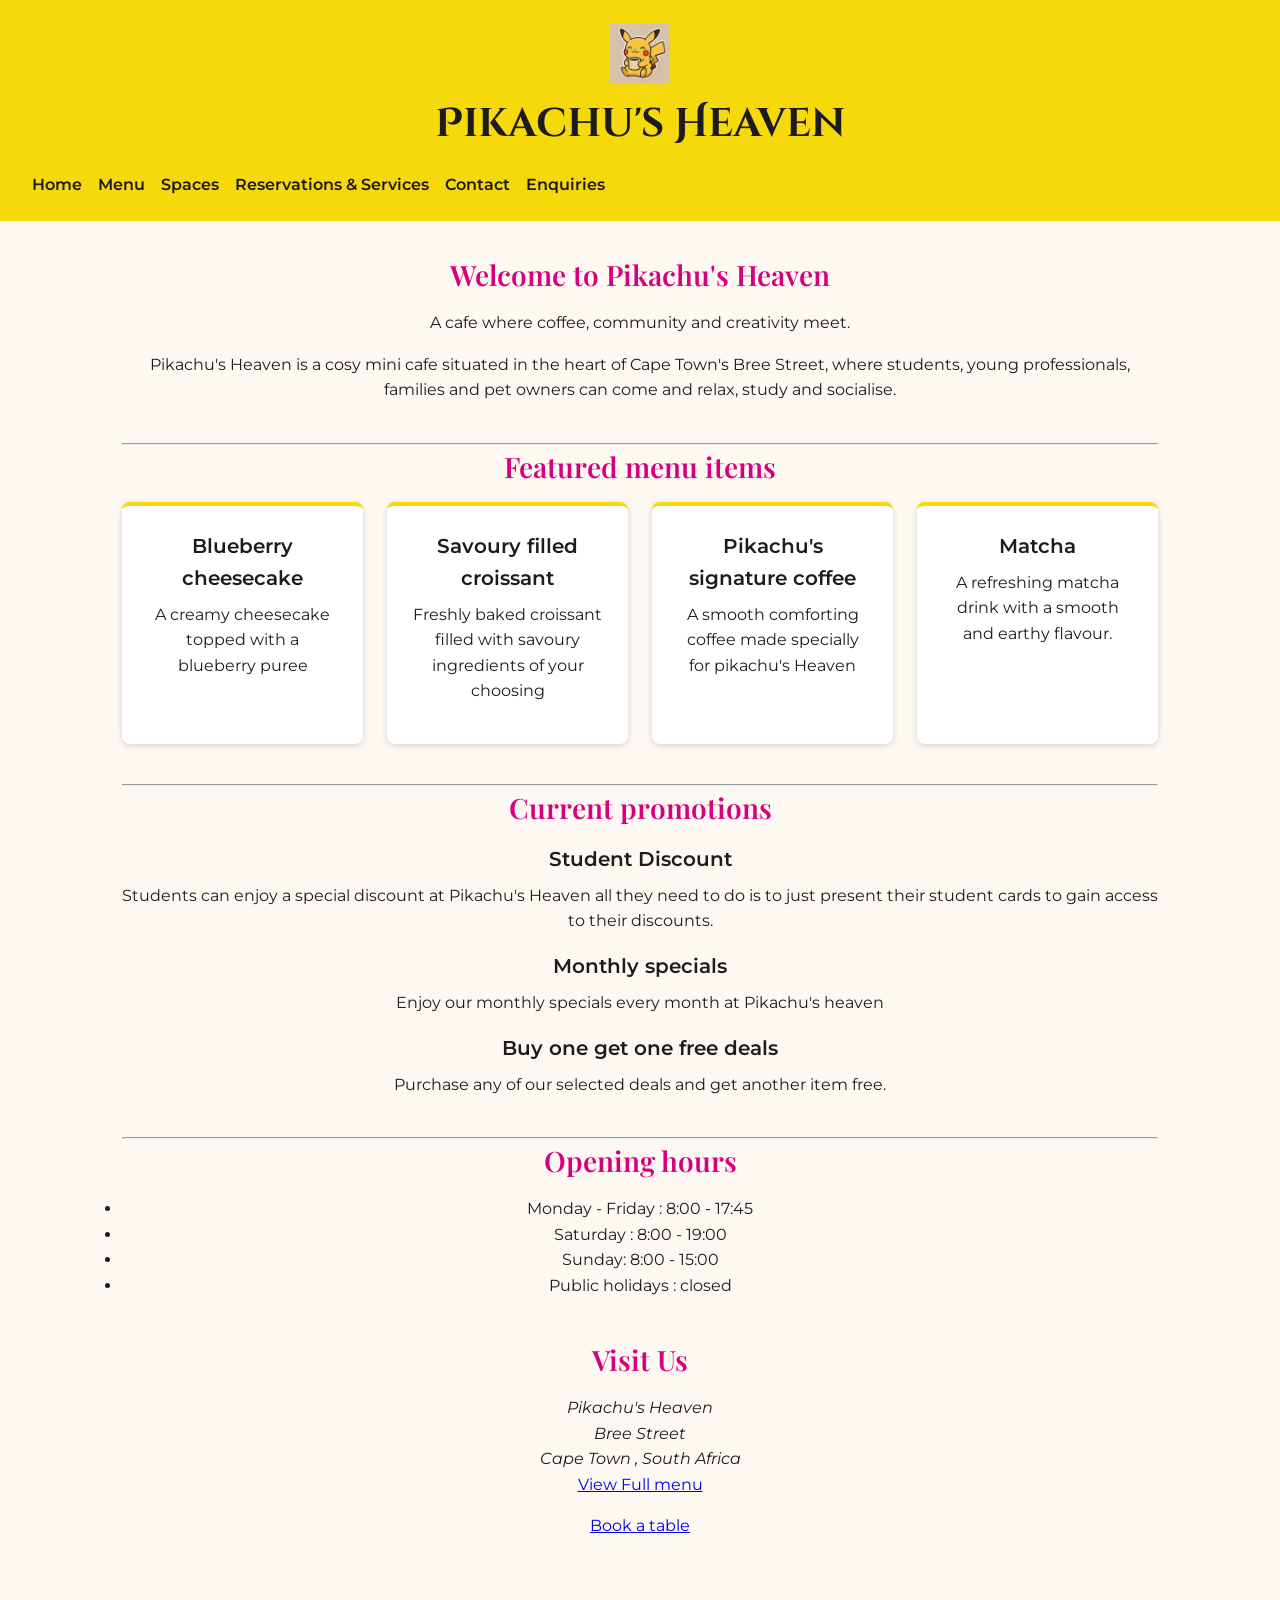
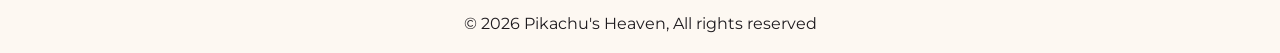
<file: Pikachus-Heaven/index.html>
<!DOCTYPE html>
<html lang="en">

<head>
    <meta charset="UTF-8"><!--added meta tag-->

    <title>Pikachu's Heaven | Pet-Friendly Café in Cape Town</title>
    
    <meta name="description" content="Pikachu's heaven is a pet-friendly cafe that is located on 
    Bree Street right in the heart of Cape Town and it serves a wide range of cafe-styled items from 
    hot and cold cafe beverages to pastry items and more. We not only cater for pets but we also cater for 
    students, working class adults and families. ">
    <link rel="stylesheet" href="style.css"><!-- link to external stylesheet -->

    <!--meta tag-->
    <meta name="viewport" content="width=device-width, initial-scale=1.0">
</head>

<body>
<!-- Main content for the Home page -->
    <header>
        <img src="images/Pikachu logo.jpeg" alt="Pikachu's heaven logo"> <!--Logo added-->
        <h1 >Pikachu's Heaven</h1>

        <nav>
            <a href="index.html">Home</a>
            <a href="Menu.html">Menu</a>
            <a href="Spaces.html">Spaces</a>
            <a href="Services.html">Reservations & Services</a>
            <a href="Contact.html">Contact</a>
            <a href="Enquiry.html">Enquiries</a>
        </nav>

    </header>

    <!-- Welcome section -->
    <main>
        <section>
            <h2> Welcome to Pikachu's Heaven </h2>

            <p>
                A cafe where coffee, community and creativity meet. 
            </p>

            <p>
               Pikachu's Heaven is a cosy mini cafe situated in the heart of Cape Town's Bree Street,
where students, young professionals, families and pet owners can come and relax, study and socialise.
            </p>
        </section>

        <hr> 
        
        <!-- Featured menu items -->
        <section>
            <h2> Featured menu items </h2>

            <!--div tag added-->
            <div class="card-grid">
            <article>
                <h3> Blueberry cheesecake</h3>
                <p> A creamy cheesecake topped with a blueberry puree </p>
            </article>

            <article>
                <h3> Savoury filled croissant </h3>
                <p> Freshly baked croissant filled with savoury ingredients of your choosing</p>
            </article>

            <article>
                <h3> Pikachu's signature coffee </h3>
                <p> A smooth comforting coffee made specially for pikachu's Heaven</p>
            </article>

            <article>
                <h3> Matcha </h3>
                <p> A refreshing matcha drink with a smooth and earthy flavour. </p>
            </article>
            </div>
        </section>

        <hr> 

        <section>
            <h2> Current promotions </h2>
            <article>
                <h3> Student Discount </h3>
                <p> Students can enjoy a special discount at Pikachu's Heaven all they need to do is to just present
                    their student cards to gain access to their discounts. 
                </p>
            </article>

            <article>
                <h3> Monthly specials </h3>
                <p> Enjoy our monthly specials every month at Pikachu's heaven</p>
            </article>

             <article>
                <h3> Buy one get one free deals </h3>
                <p> Purchase any of our selected deals and get another item free.</p>
            </article>
        </section>
       
        <hr>

        <section>
            <h2>Opening hours </h2>
            <ul>
                <li> Monday - Friday : 8:00 - 17:45 </li>
                <li> Saturday : 8:00 - 19:00 </li>
                <li> Sunday: 8:00 - 15:00</li>
                <li> Public holidays : closed </li>
            </ul>
        </section>

        <section>
            <h2>Visit Us</h2>

            <address>
                Pikachu's Heaven<br>
                Bree Street<br>
                Cape Town , South Africa <br>
            </address>

            <p>
                <a href="Menu.html"> View Full menu</a>
            </p>

             <p>
                <a href="Services.html"> Book a table </a>
            </p>

        </section>
    </main>

    <!-- Footer -->
    <footer>
        <p> &copy; 2026 Pikachu's Heaven, All rights reserved</p>
    </footer>
</body>
</html>
</file>
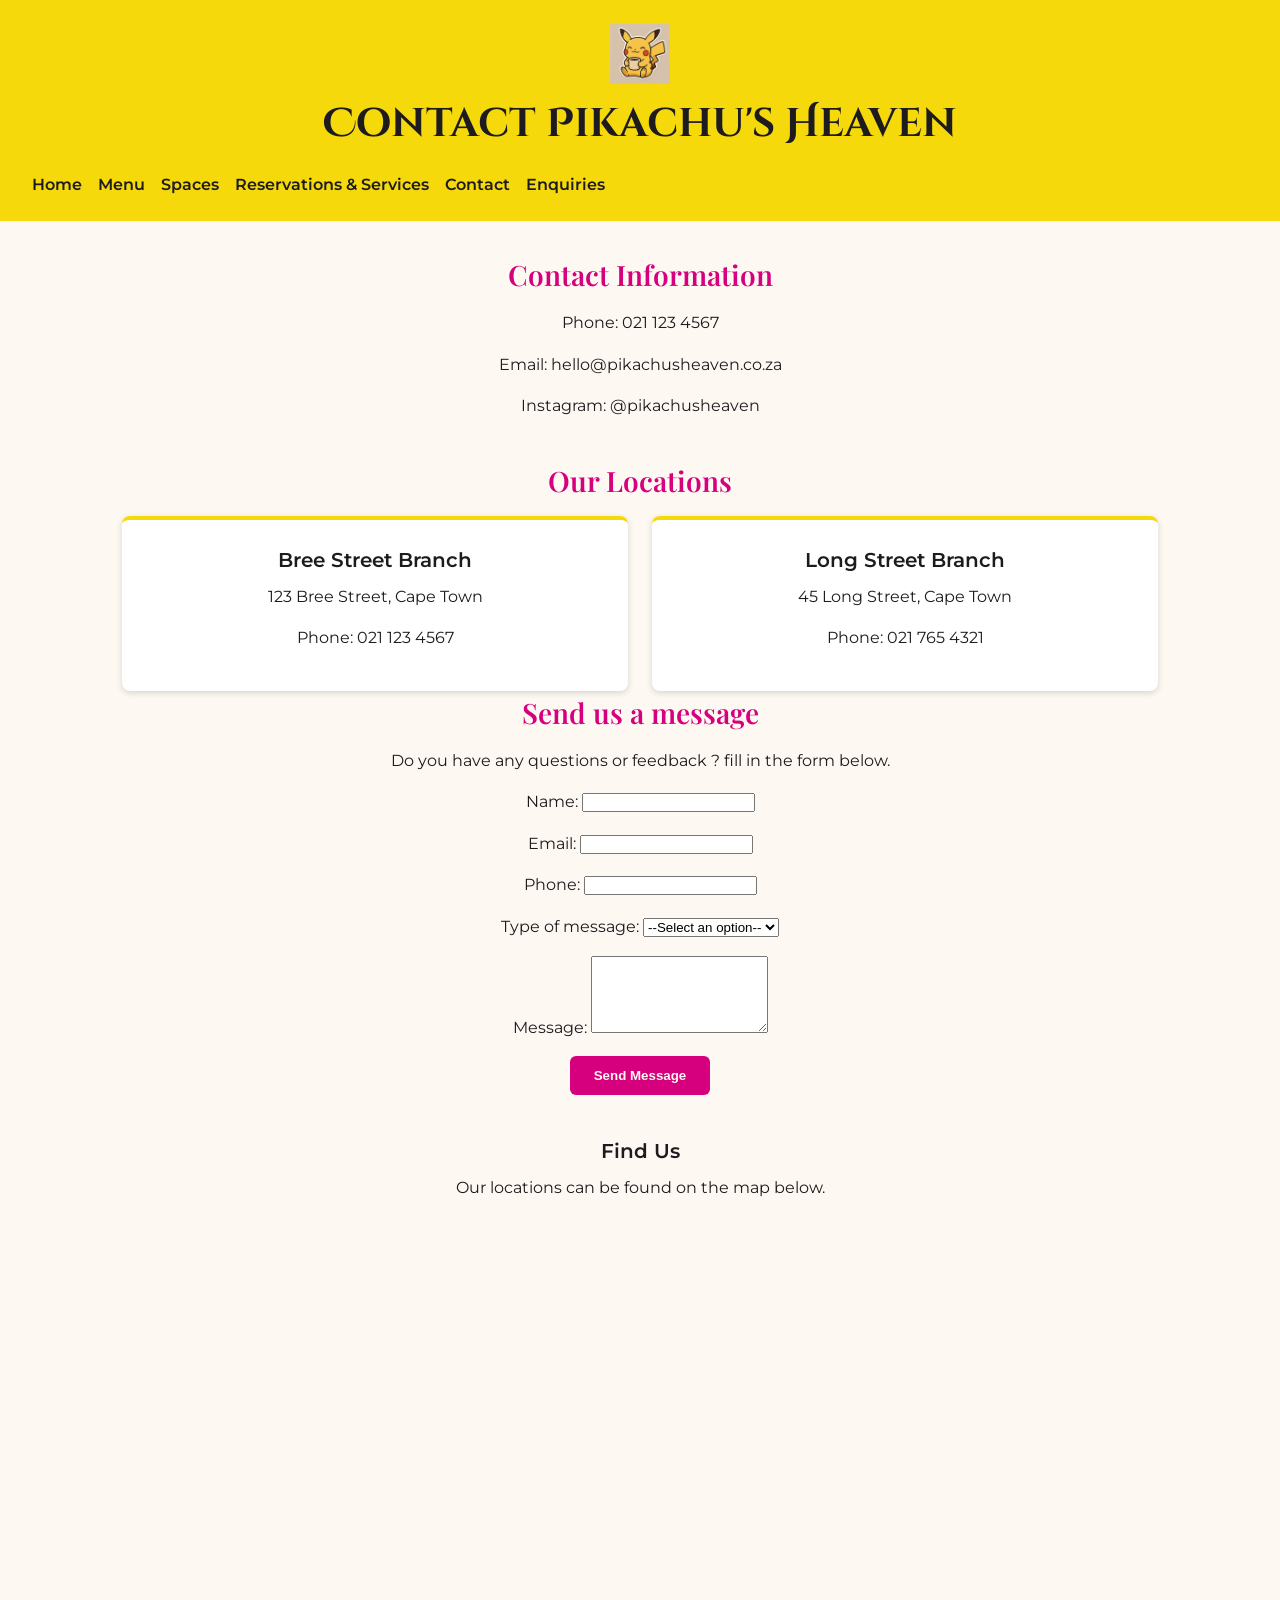
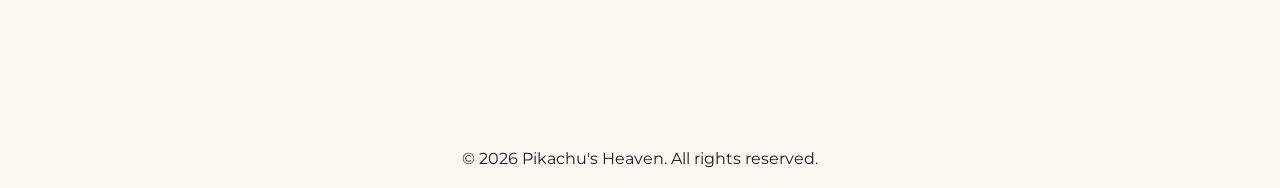
<file: Pikachus-Heaven/Contact.html>
<!DOCTYPE html>
<html lang="en">

<head>
    <meta charset="UTF-8"><!--added meta tag chaset-->

    <title>Contact Us | Pikachu's Heaven Cape Town</title>
    <meta name="description" content="Find Pikachu's Heaven on Bree Street and Long Street in Cape Town, 
    get our phone number and email, or send us a message using the contact form.">
    
    <link rel="stylesheet" href="style.css"><!-- link to external stylesheet -->

      <!--meta tag-->
    <meta name="viewport" content="width=device-width, initial-scale=1.0">
</head>

<body>

    <!-- Header and navigation menu -->
    <header>
        <img src="images/Pikachu logo.jpeg" alt="Pikachu's heaven logo"> <!--Logo added-->
        <h1>Contact Pikachu's Heaven</h1>

        <nav>
            <a href="index.html">Home</a>
            <a href="Menu.html">Menu</a>
            <a href="Spaces.html">Spaces</a>
            <a href="Services.html">Reservations & Services</a>
            <a href="Contact.html">Contact</a>
            <a href="Enquiry.html">Enquiries</a>
        </nav>
    </header>

    <!-- Main content for the Contact page -->
    <main>

        <section class="contact-info">
            <!-- Contact information -->

            <h2>Contact Information</h2>

            <p>Phone: 021 123 4567</p>
            <p>Email: hello@pikachusheaven.co.za</p>
            <p>Instagram: @pikachusheaven</p>
            
        </section>

        <section>
            <!-- Café locations and map -->
            <h2>Our Locations</h2>

            <div class="card-grid">
            <article>
                <h3>Bree Street Branch</h3>
                <p>123 Bree Street, Cape Town</p>
                <p>Phone: 021 123 4567</p>
            </article>

            <article>
                <h3>Long Street Branch</h3>
                <p>45 Long Street, Cape Town</p>
                <p>Phone: 021 765 4321</p>
            </article>
            </div>

            <!--pt3 additions-->
            <section>
                <h2> Send us a message </h2>
                <p> Do you have any questions or feedback ? fill in the form below. </p>

                <form id="contact-form">
                    <label for="contact-name">Name:</label>
                    <input type="text" id="contact-name" name = "name" required>
                    <p id="contact-name-error" class ="error"></p>

                    <label for="contact-email">Email:</label>
                    <input type="email" id="contact-email" name = "email" required>
                    <p id="contact-email-error" class ="error"></p>

                    <label for="contact-phone">Phone:</label>
                    <input type="tel" id="contact-phone" name = "phone" required>
                    <p id="contact-phone-error" class ="error"></p>

                    <label for="contact-type">Type of message:</label>
                    <select id="contact-type" name="message_type" required>
                        <option value="">--Select an option--</option>
                        <option value="General questions">General questions</option>
                        <option value="Feedback">Feedback</option>
                        <option value="complaint">complaint</option>
                    </select>
                    <p id="contact-type-error" class ="error"></p>

                    <label for="contact-message">Message:</label>
                    <textarea id="contact-message" name="message" rows="5" required></textarea>
                    <p id="contact-message-error" class="error"></p>

                    <p id="contact-response" role="status"></p>
                    <button type="submit">Send Message</button>
                </form>
            </section>

            <h3>Find Us</h3>

            <p>Our locations can be found on the map below.</p>

            <iframe
              src="https://www.google.com/maps?q=Cape+Town,+South+Africa&output=embed"
                width="600"
             height="450"
              style="border:0;"
             allowfullscreen=""
              loading="lazy">
            </iframe>

        </section>
    </main>

    <!-- Footer -->
    <footer>
        <p>&copy; 2026 Pikachu's Heaven. All rights reserved.</p>
    </footer>

    <script src="contact.js"></script>

</body>

</html>
</file>
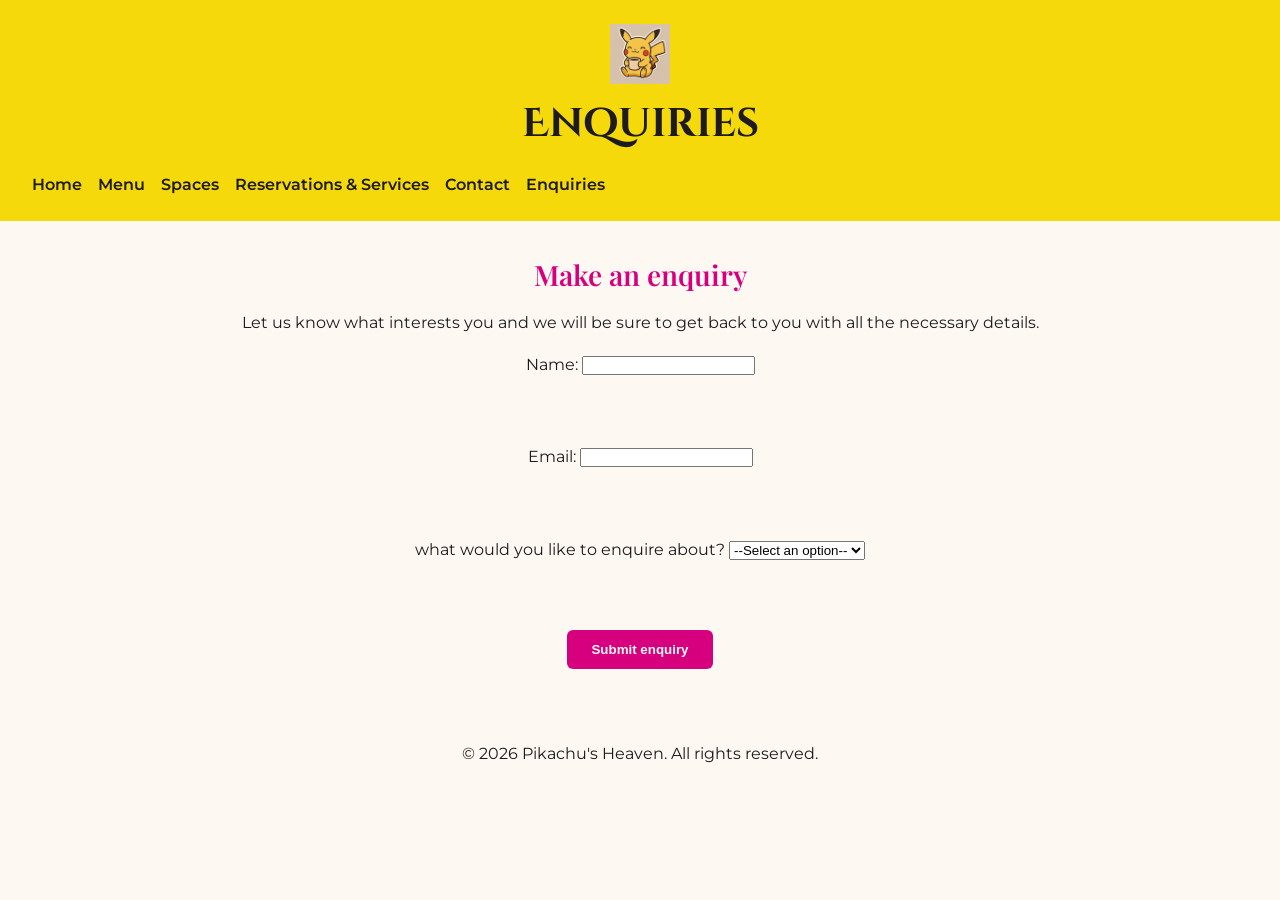
<file: Pikachus-Heaven/Enquiry.html>
<!DOCTYPE html>
<html lang="en">

<head>
    <meta charset="UTF-8"><!--added meta tag charset-->

    <title>Make an Enquiry | Pikachu's Heaven</title>
    <meta name="description" content="Ask Pikachu's Heaven about table reservations 
    or our study, social and pet-friendly spaces using our quick enquiry form.">
    
    <link rel="stylesheet" href="style.css"> <!-- link to external stylesheet -->

      <!--meta tag-->
    <meta name="viewport" content="width=device-width, initial-scale=1.0">
</head>

<body>
    <!-- Main content for Enquiries -->
    <header>
        <img src="images/Pikachu logo.jpeg" alt="Pikachu's heaven logo"> <!--Logo added-->
        <h1>Enquiries</h1>

        <nav>
            <a href="index.html">Home</a>
            <a href="Menu.html">Menu</a>
            <a href="Spaces.html">Spaces</a>
            <a href="Services.html">Reservations & Services</a>
            <a href="Contact.html">Contact</a>
            <a href="Enquiry.html">Enquiries</a>
        </nav>
    </header>

    <main>
        <section>
            <h2> Make an enquiry</h2>
            <p>Let us know what interests you and we will be sure to get back to you
                with all the necessary details. 
            </p>
             <form id="enquiry-form" novalidate>
                <label for="enquiry-name">Name: </label>
                <input type="text" id="enquiry-name" name="enquiry-name" required>
                
                <!--pt 3 validations-->
                <p id="name-error" class="error"></p>
               
                <br><br>

                <label for="enquiry-email">Email: </label>
                <input type="email" id="enquiry-email" name="enquiry-email" required>

                 <p id="email-error" class="error"></p>
                   <br><br>

                <label for="enquiry-type"> what would you like to enquire about?</label>
                <select id="enquiry-type" name="enquiry-type" required>

                    <option value="">--Select an option--</option>
                    <option value="reservations">Reservations</option>
                    <option value="spaces">Spaces</option>

                </select>
                <p id="type-error" class="error"></p>

                <br><br>

                <button type="submit">Submit enquiry</button>
             </form>
        </section>

        <div id="enquiry-response"></div>

    </main>

    <!-- footer -->
    <footer>
        <p>&copy; 2026 Pikachu's Heaven. All rights reserved.</p>
    </footer>

    <script src="Script.js"></script> <!--JavaScript link-->
</body>

</html>
</file>
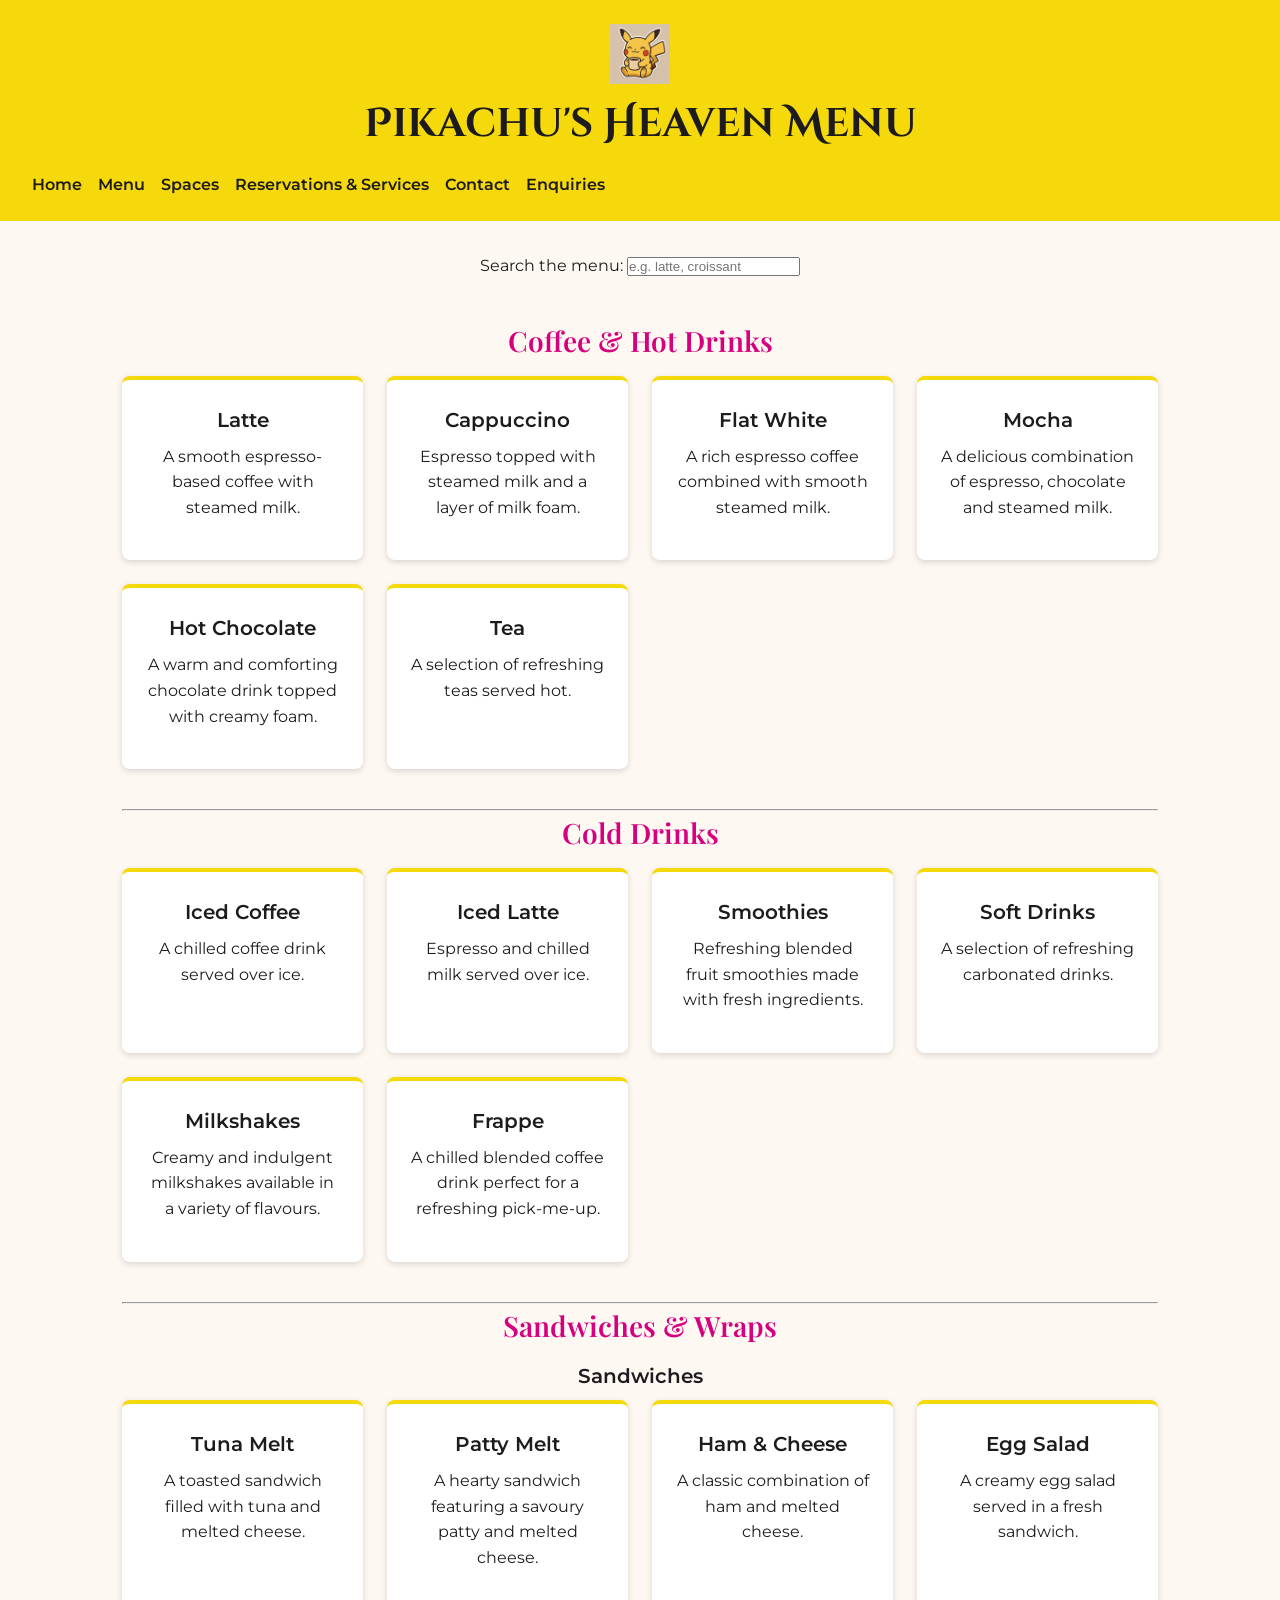
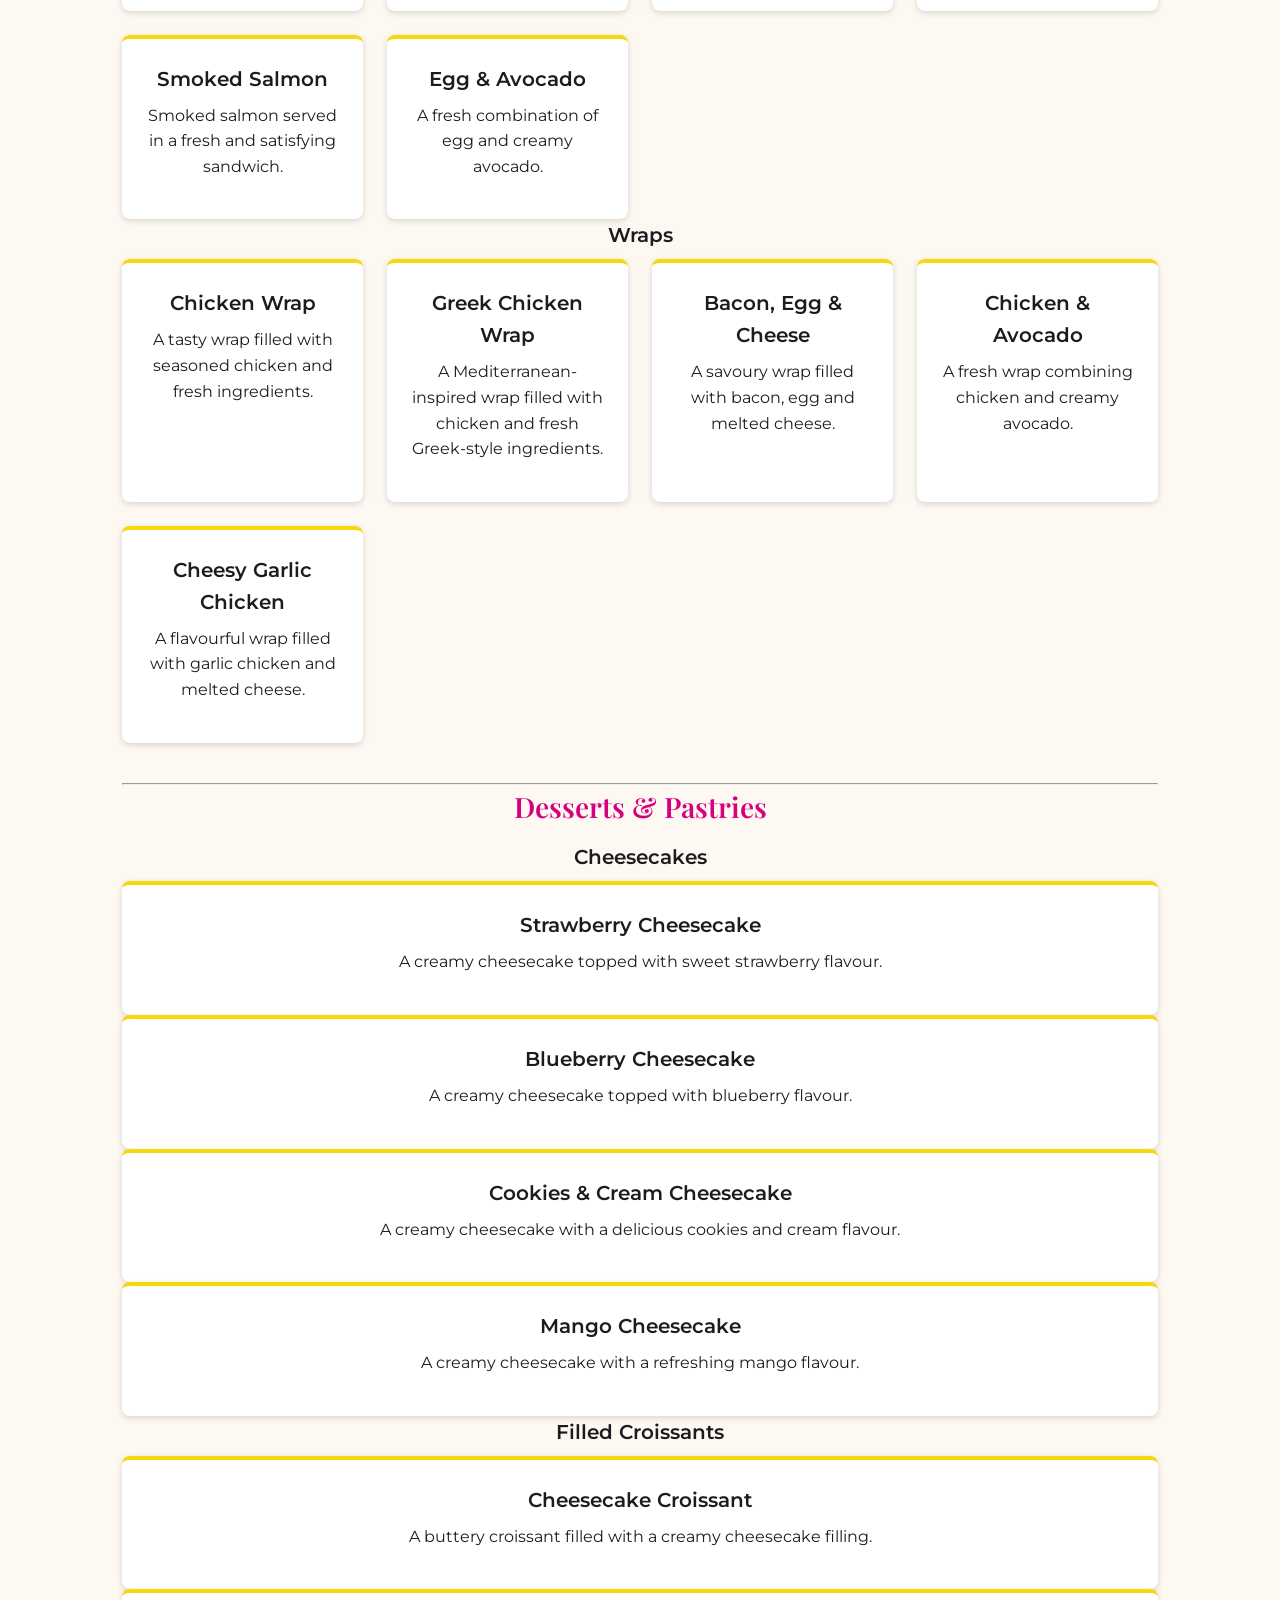
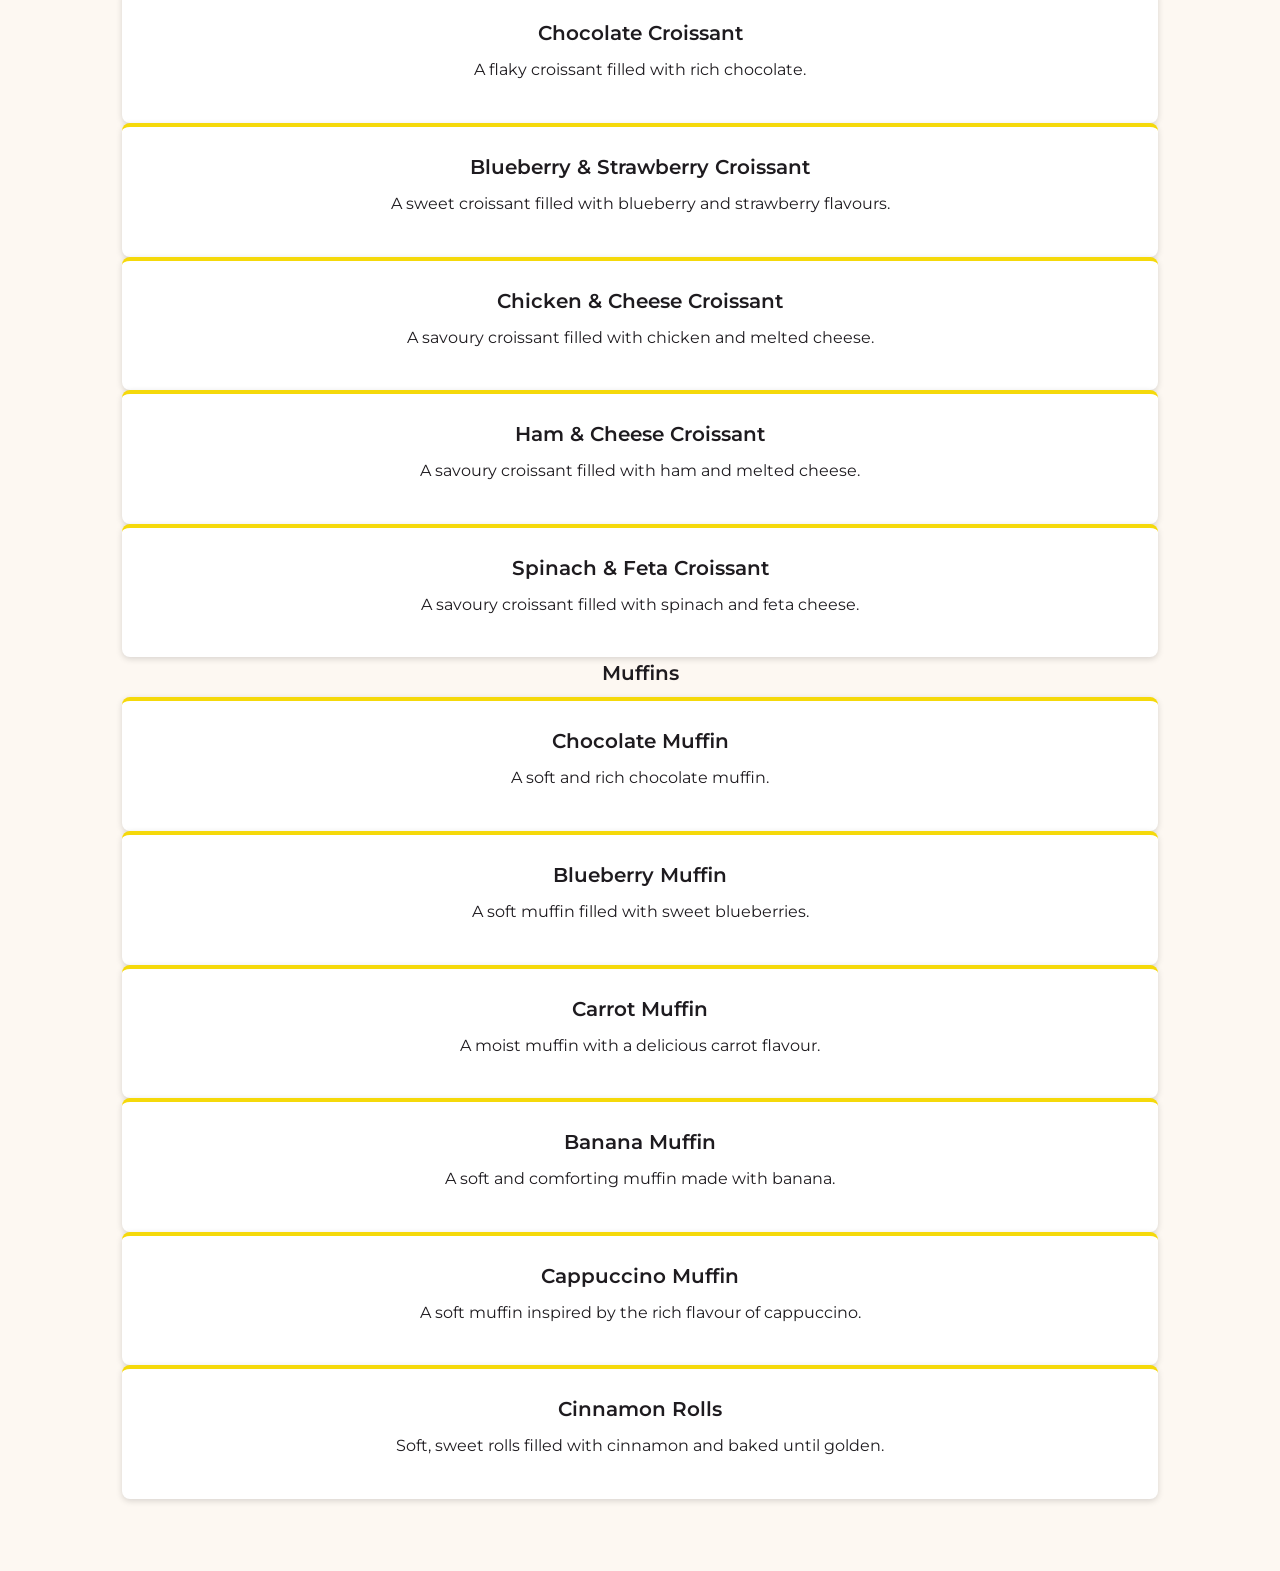
<file: Pikachus-Heaven/Menu.html>
<!DOCTYPE html>
<html lang="en">

<head>
    <meta charset="UTF-8"><!--added meta tag chaset-->

    <title>Menu | Coffee, Sandwiches & Desserts | Pikachu's Heaven</title>
    <meta name="description" content="Browse the Pikachu's Heaven menu in Cape Town: 
    hot and cold drinks, sandwiches and wraps, cheesecakes, croissants and muffins. 
    Search to find your favourite.">
    <link rel="stylesheet" href="style.css"> <!-- link to external stylesheet -->

      <!--meta tag-->
    <meta name="viewport" content="width=device-width, initial-scale=1.0">
</head>

<body>
    <header>

     <img src="images/Pikachu logo.jpeg" alt="Pikachu's heaven logo"> <!--Logo added-->
    <h1>Pikachu's Heaven Menu</h1>
    <nav>
    <a href="index.html">Home</a>
    <a href="Menu.html">Menu</a>
    <a href="Spaces.html">Spaces</a>
    <a href="Services.html">Reservations & Services</a>
    <a href="Contact.html">Contact</a>
    <a href="Enquiry.html">Enquiries</a>
</nav>
    </header>

    <!-- div tags added for pt2 -->
    <main>
    
    <!--part 3 additions -->
    <!--search box-->
    <section>
        <label for="menu-search">Search the menu: </label>
        <input type="search" id="menu-search"
placeholder="e.g. latte, croissant">
    </section>
    
    <!-- Coffee and Hot Drinks -->
    <section>
        <h2>Coffee & Hot Drinks</h2>

        <div class="card-grid">
        <article>
            <h3>Latte</h3>
            <p>A smooth espresso-based coffee with steamed milk.</p>
        </article>
        
        <article>
            <h3>Cappuccino</h3>
            <p>Espresso topped with steamed milk and a layer of milk foam.</p>
        </article>
      
        <article>
            <h3>Flat White</h3>
            <p>A rich espresso coffee combined with smooth steamed milk.</p>
        </article>
       
        <article>
            <h3>Mocha</h3>
            <p>A delicious combination of espresso, chocolate and steamed milk.</p>
        </article>
       
        <article>
            <h3>Hot Chocolate</h3>
            <p>A warm and comforting chocolate drink topped with creamy foam.</p>
        </article>
       
        <article>
            <h3>Tea</h3>
            <p>A selection of refreshing teas served hot.</p>
        </article>
        </div>
    </section>

    <hr>
    <!-- Cold Drinks -->
    <section>
        <h2>Cold Drinks</h2>

        <div class="card-grid">
        <article>
            <h3>Iced Coffee</h3>
            <p>A chilled coffee drink served over ice.</p>
        </article>

        <article>
            <h3>Iced Latte</h3>
            <p>Espresso and chilled milk served over ice.</p>
        </article>

        <article>
            <h3>Smoothies</h3>
            <p>Refreshing blended fruit smoothies made with fresh ingredients.</p>
        </article>

        <article>
            <h3>Soft Drinks</h3>
            <p>A selection of refreshing carbonated drinks.</p>
        </article>

        <article>
            <h3>Milkshakes</h3>
            <p>Creamy and indulgent milkshakes available in a variety of flavours.</p>
        </article>

        <article>
            <h3>Frappe</h3>
            <p>A chilled blended coffee drink perfect for a refreshing pick-me-up.</p>
        </article>
        </div>
    </section>

    <hr>
    <!-- Sandwiches and Wraps -->
    <section>
        <h2>Sandwiches & Wraps</h2>

        <h3>Sandwiches</h3>

        <div class="card-grid">
        <article>
            <h3>Tuna Melt</h3>
            <p>A toasted sandwich filled with tuna and melted cheese.</p>
        </article>

        <article>
            <h3>Patty Melt</h3>
            <p>A hearty sandwich featuring a savoury patty and melted cheese.</p>
        </article>

        <article>
            <h3>Ham & Cheese</h3>
            <p>A classic combination of ham and melted cheese.</p>
        </article>

        <article>
            <h3>Egg Salad</h3>
            <p>A creamy egg salad served in a fresh sandwich.</p>
        </article>

        <article>
            <h3>Smoked Salmon</h3>
            <p>Smoked salmon served in a fresh and satisfying sandwich.</p>
        </article>

        <article>
            <h3>Egg & Avocado</h3>
            <p>A fresh combination of egg and creamy avocado.</p>
        </article>
        </div>

        <h3>Wraps</h3>
        <div class="card-grid">
        <article>
            <h3>Chicken Wrap</h3>
            <p>A tasty wrap filled with seasoned chicken and fresh ingredients.</p>
        </article>

        <article>
            <h3>Greek Chicken Wrap</h3>
            <p>A Mediterranean-inspired wrap filled with chicken and fresh Greek-style ingredients.</p>
        </article>

        <article>
            <h3>Bacon, Egg & Cheese</h3>
            <p>A savoury wrap filled with bacon, egg and melted cheese.</p>
        </article>

        <article>
            <h3>Chicken & Avocado</h3>
            <p>A fresh wrap combining chicken and creamy avocado.</p>
        </article>

        <article>
            <h3>Cheesy Garlic Chicken</h3>
            <p>A flavourful wrap filled with garlic chicken and melted cheese.</p>
        </article>
        </div>

    </section>

    <hr>
    <!-- Desserts and Pastries -->
    <section>
        <h2>Desserts & Pastries</h2>

        <h3>Cheesecakes</h3>
        <div class=" card-grid">
        <article>
            <h3>Strawberry Cheesecake</h3>
            <p>A creamy cheesecake topped with sweet strawberry flavour.</p>
        </article>
        </div>



        <div class=" card-grid">
        <article>
            <h3>Blueberry Cheesecake</h3>
            <p>A creamy cheesecake topped with blueberry flavour.</p>
        </article>
        </div>

        <div class=" card-grid">
        <article>
            <h3>Cookies & Cream Cheesecake</h3>
            <p>A creamy cheesecake with a delicious cookies and cream flavour.</p>
        </article>
        </div>

        <div class=" card-grid">
        <article>
            <h3>Mango Cheesecake</h3>
            <p>A creamy cheesecake with a refreshing mango flavour.</p>
        </article>
        </div>

        <h3>Filled Croissants</h3>
        
        <div class="card-grid">
        <article>
            <h3>Cheesecake Croissant</h3>
            <p>A buttery croissant filled with a creamy cheesecake filling.</p>
        </article>
        </div>

        <div class="card-grid">
        <article>
            <h3>Chocolate Croissant</h3>
            <p>A flaky croissant filled with rich chocolate.</p>
        </article>
        </div>
        
        <div class="card-grid">
        <article>
            <h3>Blueberry & Strawberry Croissant</h3>
            <p>A sweet croissant filled with blueberry and strawberry flavours.</p>
        </article>
        </div>

        <div class="card-grid">
        <article>
            <h3>Chicken & Cheese Croissant</h3>
            <p>A savoury croissant filled with chicken and melted cheese.</p>
        </article>
        </div>
        
        <div class="card-grid">
        <article>
            <h3>Ham & Cheese Croissant</h3>
            <p>A savoury croissant filled with ham and melted cheese.</p>
        </article>
        </div>

        <div class="card-grid">
        <article>
            <h3>Spinach & Feta Croissant</h3>
            <p>A savoury croissant filled with spinach and feta cheese.</p>
        </article>
        </div>


        <h3>Muffins</h3>



        <div class="card-grid">
        <article>
            <h3>Chocolate Muffin</h3>
            <p>A soft and rich chocolate muffin.</p>
        </article>
        </div>

        <div class="card-grid">
        <article>
            <h3>Blueberry Muffin</h3>
            <p>A soft muffin filled with sweet blueberries.</p>
        </article>
        </div>

        <div class="card-grid">
        <article>
            <h3>Carrot Muffin</h3>
            <p>A moist muffin with a delicious carrot flavour.</p>
        </article>
        </div>


        <div class="card-grid">
        <article>
            <h3>Banana Muffin</h3>
            <p>A soft and comforting muffin made with banana.</p>
        </article>
        </div>

        <div class="card-grid">
        <article>
            <h3>Cappuccino Muffin</h3>
            <p>A soft muffin inspired by the rich flavour of cappuccino.</p>
        </article>
         </div>

         <div class="card-grid">
        <article>
            <h3>Cinnamon Rolls</h3>
            <p>Soft, sweet rolls filled with cinnamon and baked until golden.</p>
        </article>
        </div>
    </section>
</main>

<script src="menu.js"></script>
</body>

</html>
</file>
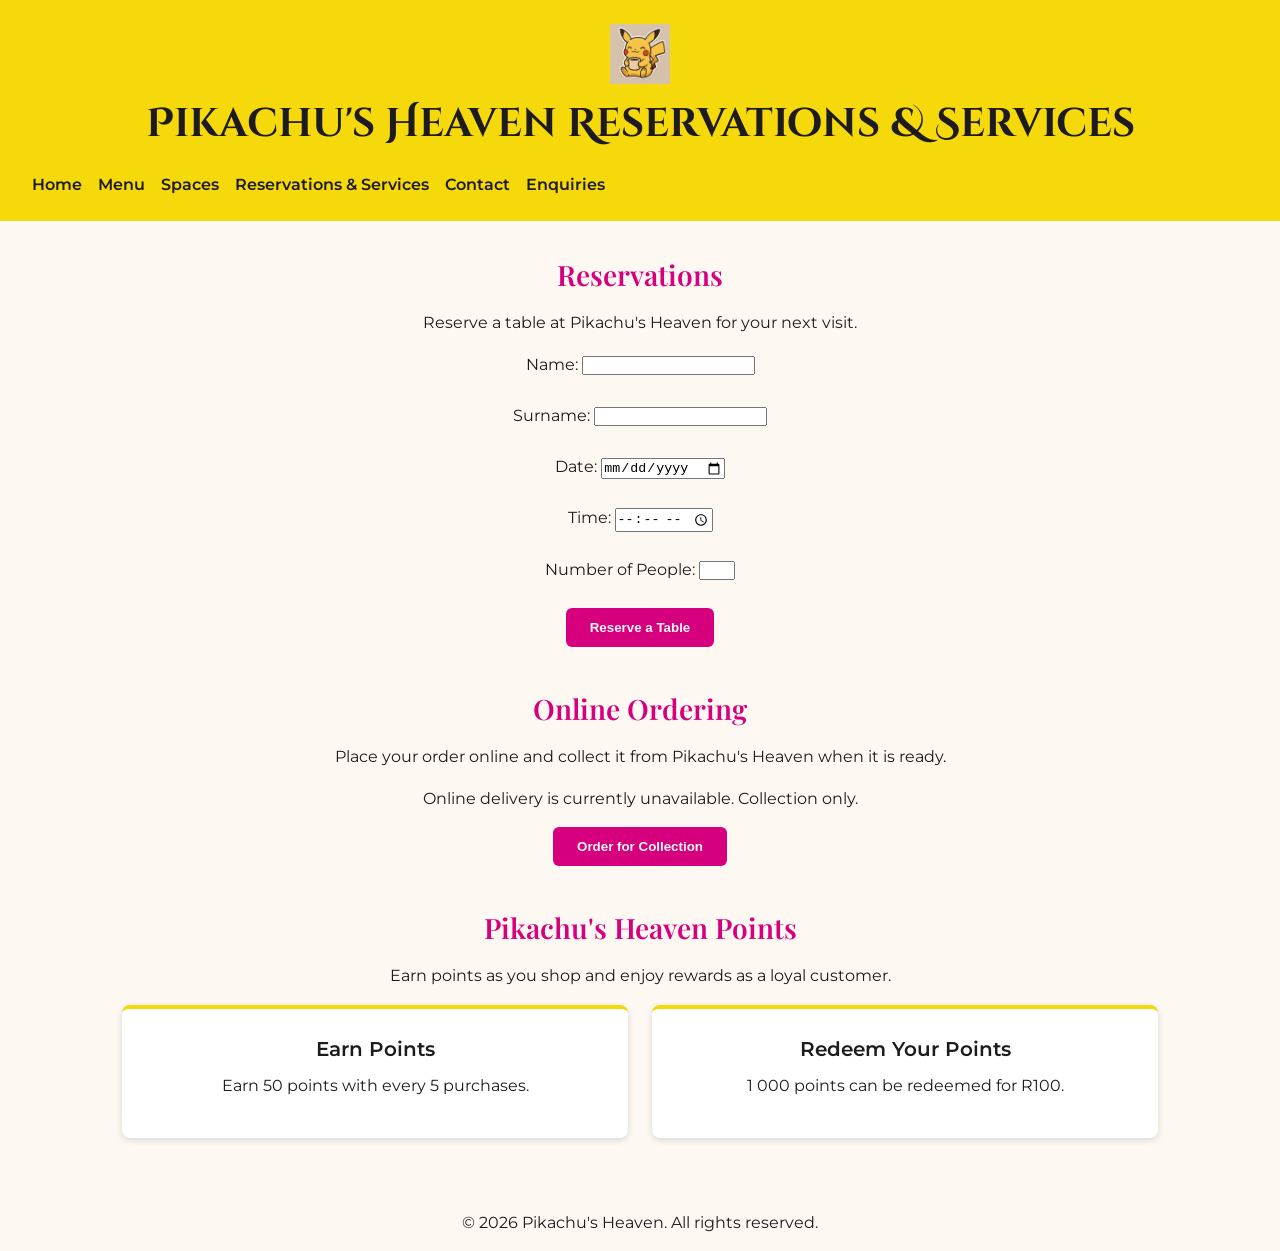
<file: Pikachus-Heaven/Services.html>
<!DOCTYPE html>
<html lang="en">

<head>
    <meta charset="UTF-8"><!--added meta tag chaset-->

    <title>Reservations & Customer Services | Pikachu's Heaven</title>
    <meta name="description" content="Reserve a table, order online for collection and earn rewards 
    with Pikachu's Heaven Points at our Cape Town café.">
    
    <link rel="stylesheet" href="style.css"> <!-- link to external stylesheet -->

      <!--meta tag-->
    <meta name="viewport" content="width=device-width, initial-scale=1.0">
</head>

<body>

    <!-- Main content for Reservations and Services -->
    <header>
        <img src="images/Pikachu logo.jpeg" alt="Pikachu's heaven logo"> <!--Logo added-->
        <h1>Pikachu's Heaven Reservations & Services</h1>

        <nav>
            <a href="index.html">Home</a>
            <a href="Menu.html">Menu</a>
            <a href="Spaces.html">Spaces</a>
            <a href="Services.html">Reservations & Services</a>
            <a href="Contact.html">Contact</a>
            <a href="Enquiry.html">Enquiries</a>
        </nav>
    </header>


    <main>

        <section>
            <!-- Reservations -->
            <h2>Reservations</h2>

            <p>
                Reserve a table at Pikachu's Heaven for your next visit.
            </p>

            
        <form>

    <label for="reservation-name">Name:</label>
    <input type="text" id="reservation-name" name="reservation-name" required>

    <br><br>

    <label for="reservation-surname">Surname:</label>
    <input type="text" id="reservation-surname" name="reservation-surname" required>

    <br><br>

    <label for="reservation-date">Date:</label>
    <input type="date" id="reservation-date" name="reservation-date" required>

    <br><br>

    <label for="reservation-time">Time:</label>
    <input type="time" id="reservation-time" name="reservation-time" required>

    <br><br>

    <label for="number-of-people">Number of People:</label>
    <input type="number" id="number-of-people" name="number-of-people" min="1" max="8" required>

    <br><br>

    <button type="submit">Reserve a Table</button>

</form>

            </form>
        </section>


        <section>
            <!-- online ordering -->
            <h2>Online Ordering</h2>

            <p>
                Place your order online and collect it from Pikachu's Heaven
                when it is ready.
            </p>

            <p>
                Online delivery is currently unavailable. Collection only.
            </p>

            <button type="button">Order for Collection</button>
        </section>


        <section>
            <!-- Pikachu's Heaven Points loyalty programme -->
            <h2>Pikachu's Heaven Points</h2>

            <p>
                Earn points as you shop and enjoy rewards as a loyal customer.
            </p>

            <div class="card-grid">
            <article>
                <h3>Earn Points</h3>
                <p>
                    Earn 50 points with every 5 purchases.
                </p>
            </article>

            <article>
                <h3>Redeem Your Points</h3>
                <p>
                    1 000 points can be redeemed for R100.
                </p>
            </article>
            </div>

        </section>

    </main>

    <!-- footer -->
    <footer>
        <p>&copy; 2026 Pikachu's Heaven. All rights reserved.</p>
    </footer>

</body>

</html>
</file>
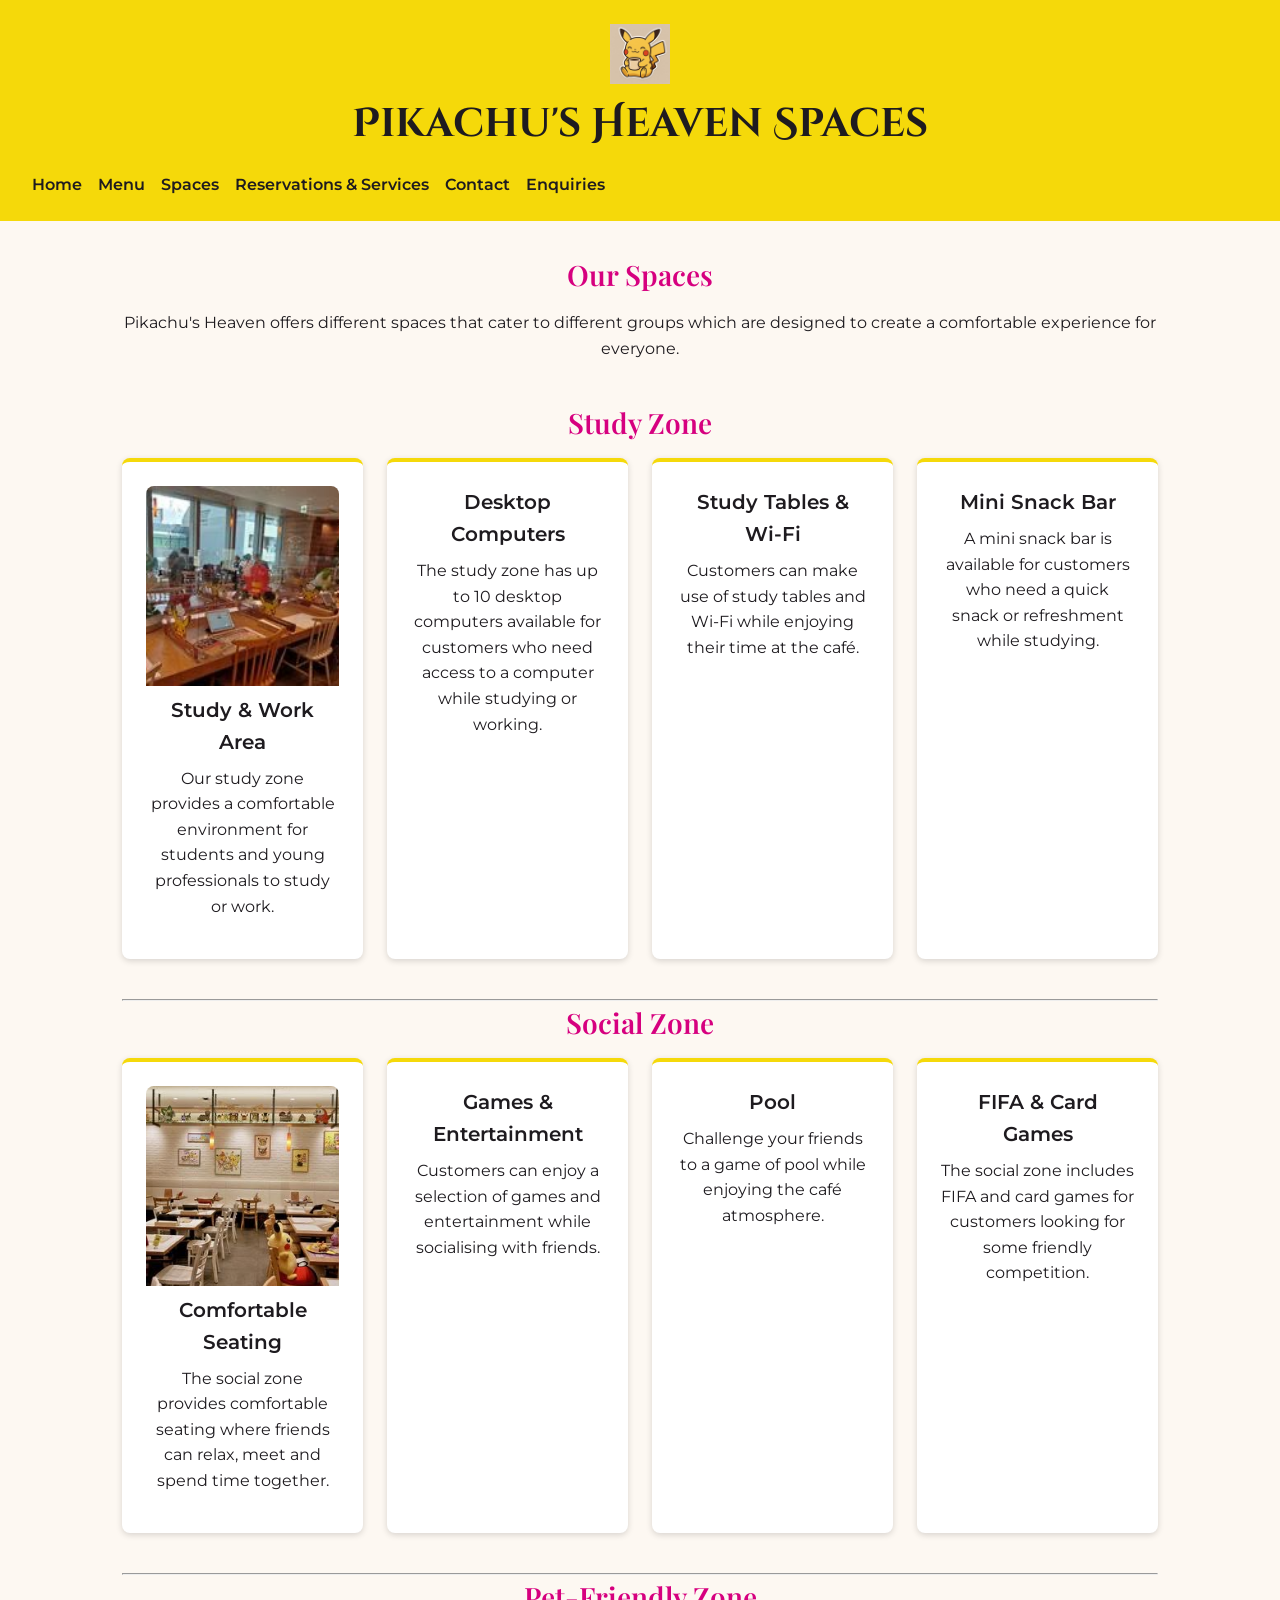
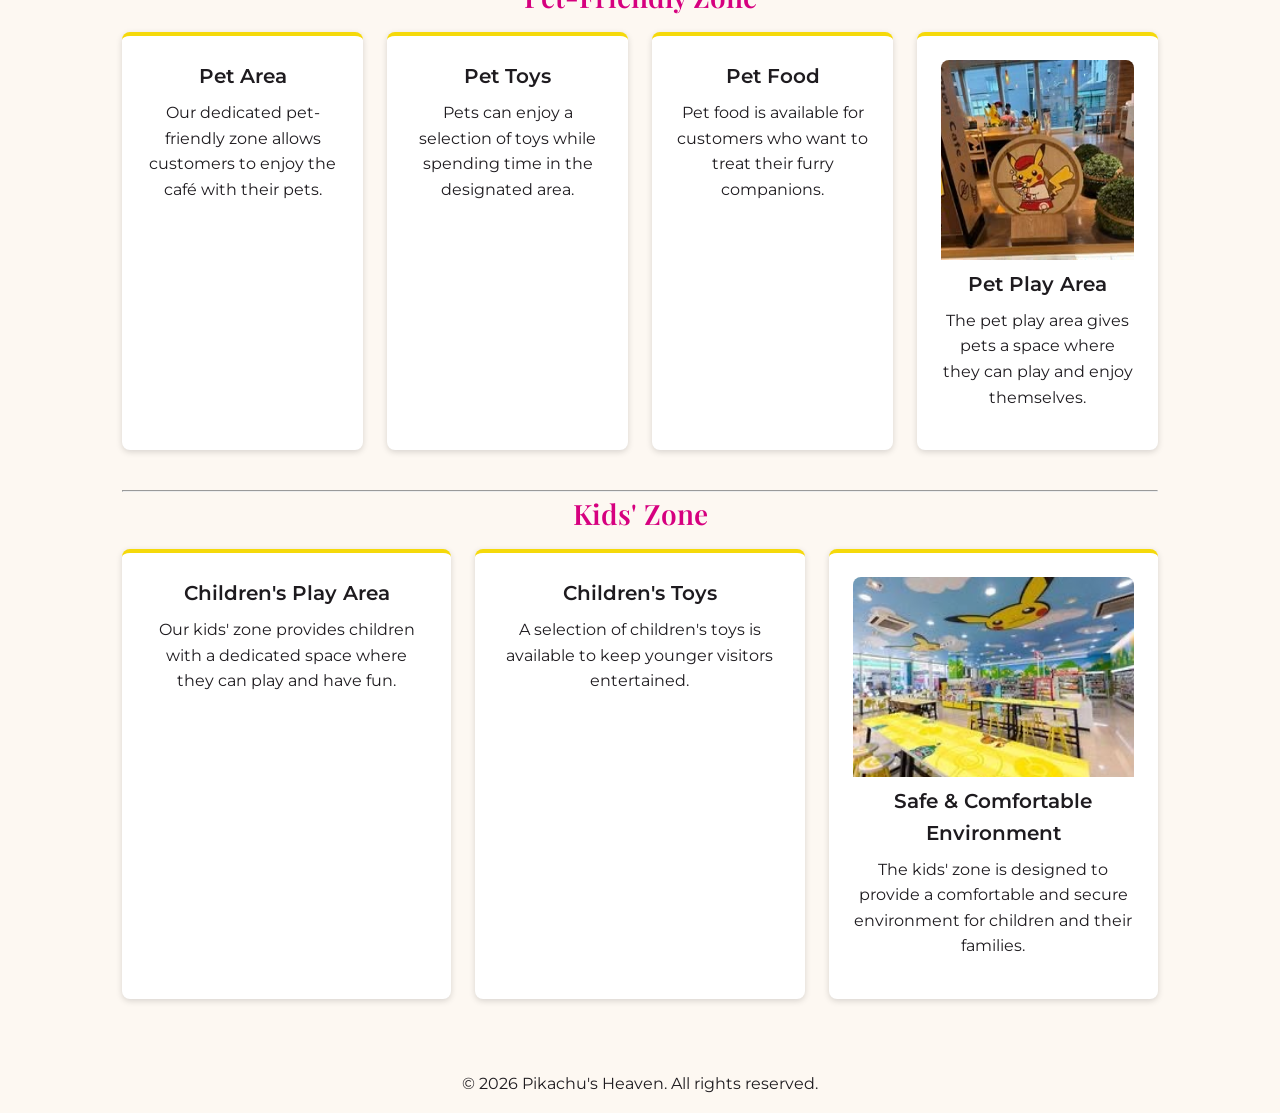
<file: Pikachus-Heaven/Spaces.html>
<!DOCTYPE html>
<html lang="en">

<head>
    <meta charset="UTF-8"><!--added meta tag chaset-->

    <title>Spaces | Study, Social & Pet-Friendly Zones | Pikachu's Heaven</title>
    <meta name="description" content="Explore our study zone, social zone, pet-friendly zone and kids' zone at Pikachu's Heaven,
    a Cape Town café for students, families and pet owners.">
    <link rel="stylesheet" href="style.css"> <!-- link to external stylesheet -->

      <!--meta tag-->
    <meta name="viewport" content="width=device-width, initial-scale=1.0">
</head>

<body>

    <header>

        <img src="images/Pikachu logo.jpeg" alt="Pikachu's heaven logo"> <!--Logo added-->
        <h1>Pikachu's Heaven Spaces</h1>

        <nav>
            <a href="index.html">Home</a>
            <a href="Menu.html">Menu</a>
            <a href="Spaces.html">Spaces</a>
            <a href="Services.html">Reservations & Services</a>
            <a href="Contact.html">Contact</a>
            <a href="Enquiry.html">Enquiries</a>
        </nav>
    </header>


    <main>
        <!-- Main content for the Spaces page -->
        <section>
            <h2>Our Spaces</h2>

            <p>
                Pikachu's Heaven offers different spaces that cater to different groups which are designed to create
                a comfortable experience for everyone.
            </p>
        </section>


        <section>
            <!-- Study zone -->
            <h2>Study Zone</h2>

            <div class="card-grid">
            <article>
                <img src="images/Study area.jpeg" alt="study zone with desks and Wi-Fi">
                <h3>Study & Work Area</h3>
                <p>
                    Our study zone provides a comfortable environment for
                    students and young professionals to study or work.
                </p>
            </article>

            <article>
                <h3>Desktop Computers</h3>
                <p>
                    The study zone has up to 10 desktop computers available
                    for customers who need access to a computer while studying
                    or working.
                </p>
            </article>

            <article>
                <h3>Study Tables & Wi-Fi</h3>
                <p>
                    Customers can make use of study tables and Wi-Fi while
                    enjoying their time at the café.
                </p>
            </article>

            <article>
                <h3>Mini Snack Bar</h3>
                <p>
                    A mini snack bar is available for customers who need a
                    quick snack or refreshment while studying.
                </p>
            </article>
            </div>
        </section>

        <hr>
        <section>
            <!-- Social Zone-->
            <h2>Social Zone</h2>

            <div class="card-grid">
            <article>
                <img src="images/Social corner 3.jpeg" alt="Social area for people who want to socialise">
                <h3>Comfortable Seating</h3>
                <p>
                    The social zone provides comfortable seating where
                    friends can relax, meet and spend time together.
                </p>
            </article>

            <article>
                <h3>Games & Entertainment</h3>
                <p>
                    Customers can enjoy a selection of games and entertainment
                    while socialising with friends.
                </p>
            </article>

            <article>
                <h3>Pool</h3>
                <p>
                    Challenge your friends to a game of pool while enjoying
                    the café atmosphere.
                </p>
            </article>

            <article>
                <h3>FIFA & Card Games</h3>
                <p>
                    The social zone includes FIFA and card games for customers
                    looking for some friendly competition.
                </p>
            </article>
            </div>
        </section>

        <hr>
        <section>
            <!-- Pet zone-->
            <h2>Pet-Friendly Zone</h2>

            <div class="card-grid">
            <article>
                <h3>Pet Area</h3>
                <p>
                    Our dedicated pet-friendly zone allows customers to enjoy
                    the café with their pets.
                </p>
            </article>

            <article>
                <h3>Pet Toys</h3>
                <p>
                    Pets can enjoy a selection of toys while spending time
                    in the designated area.
                </p>
            </article>

            <article>
                <h3>Pet Food</h3>
                <p>
                    Pet food is available for customers who want to treat
                    their furry companions.
                </p>
            </article>

            <article>
                <img src="images/Pet Zone.jpeg" alt="Pet-friendly play area at Pikachu's Heaven">
                <h3>Pet Play Area</h3>
                <p>
                    The pet play area gives pets a space where they can play
                    and enjoy themselves.
                </p>
            </article>
            </div>
        </section>


        <hr>
        <section>
            <!-- Kids zone-->
            <h2>Kids' Zone</h2>

            <div class="card-grid">
            <article>
                <h3>Children's Play Area</h3>
                <p>
                    Our kids' zone provides children with a dedicated space
                    where they can play and have fun.
                </p>
            </article>

            <article>
                <h3>Children's Toys</h3>
                <p>
                    A selection of children's toys is available to keep
                    younger visitors entertained.
                </p>
            </article>

            <article>
                <img src="images/Kids area.jpeg" alt="Children's play area at Pikachu's Heaven">
                <h3>Safe & Comfortable Environment</h3>
                <p>
                    The kids' zone is designed to provide a comfortable and
                    secure environment for children and their families.
                </p>
            </article>
            </div>
        </section>

    </main>

    <!--footer-->
    <footer>
        <p>&copy; 2026 Pikachu's Heaven. All rights reserved.</p>
    </footer>

</body>

</html>
</file>
<file: Pikachus-Heaven/style.css>
@import url("https://fonts.googleapis.com/css2?family=Cinzel+Decorative:wght@700&family=Playfair+Display:wght@700&family=Montserrat:wght@400;600&display=swap");

h1 {
    font-family: "Cinzel Decorative", cursive;
    text-align: center;
}

h2 {
    font-family: "Playfair Display" , serif;
    text-align: center;
    font-size: 1.4rem;
}

h3, body {
    font-family: "Montserrat", sans-serif;
    text-align: center;
    font-size: 1.1rem;
    
}

header img{
    height: 60px;
    width: auto;
}

.contact-info{
    text-align: center;
}

/* base body styles*/
:root{
    --electric-yellow:#f5d90a;
    --hot-magenta:#d6007f;
    --soft-cream:#fdf8f2;
    --deep-charcoal:#1e1b1f;
}

body {
    background-color: var(--soft-cream);
    color: var(--deep-charcoal);
}

header h1{
    color: var(--deep-charcoal);
}

nav a {
    color: var(--deep-charcoal);
}

nav a:hover{
    color: var(--hot-magenta);
}

h2 {
    color: var(--hot-magenta);
}

.card-grid article {
    background-color: #fff;
    border-top: 4px solid var(--electric-yellow);
}

.card-grid article img{
    width: 100%;
    height: 200px;
    object-fit: cover;
    border-radius: 8px 8px 0 0 ;
}


/*Basic reset*/
*{
    margin: 0;
    padding: 0;
    box-sizing: border-box;
}

/*Base style for the whole site*/
body {
    font-size: 16px;
    line-height: 1.6;
}

h1 {
    font-size: 2.5rem;
    font-weight: 700;
    margin-bottom: 0.5rem;
}

h2 {
    font-size: 1.75rem;
    font-weight: 600;
    margin-bottom: 0.75rem;
}

h3 {
    font-size: 1.25rem;
    font-weight: 600;
    margin-bottom: 0.5rem;
}

p{
    margin-bottom: 1rem;
    font-size: 0.9 rem;
}

/* Layout structure*/

header{
    padding: 1.5rem 2rem;
    background-color: var(--electric-yellow);
}

nav {
    display: flex;
    gap: 1rem;
    margin-top: 1rem;
}

nav a {
    text-decoration: none;
    font-weight: 600;
}

/* Grid layout for card sections */
main{
    max-width: 1100px;
    margin: 0 auto;
    padding: 2rem;
}

section{
    margin-bottom: 2.5rem;
}

.card-grid {
    display: grid;
    grid-template-columns: repeat(auto-fit, minmax(200px, 1fr));
    gap: 1.5rem;
}

.card-grid article{
background-color: #fff;
padding: 1.5rem;
border-radius: 8px;
box-shadow: 0 2px 6px rgba(0,0,0,0.15);
}

/* card hover effect*/

.card-grid article {
    transition: transform 0.2s ease, box-shadow 0.2s ease;
}

.card-grid article:hover{
    transform: translateY(-4px);
    box-shadow: 0 6px 14px rgba(0,0,0,0.15);
}

/* Button styling and interactivity*/
button{
    background-color: var(--hot-magenta);
    color: var(--soft-cream);
    border: none;
    padding: 0.75rem 1.5rem;
    border-radius: 6px;
    font-weight: 600;
    cursor: pointer;
}

button:hover{
    background-color: var(--deep-charcoal);
}

button:focus {
    outline: 3px solid var(--electric-yellow);
    outline-offset: 2px;
}

/* button feature added pt3.*/
button:active{
    background-color: var(--hot-magenta);
    transform: scale(0.97);
}

/*Form input focus state*/
input:focus, textarea:focus{
    outline: 2px solid var(--hot-magenta);
}

/*Media query*/
@media (max-width: 768px){
    nav {
        flex-direction: column;
        gap: 0.5rem
    }
    h1 {
        font-size: 1.75rem;
    }
}

/*part 3 additions*/
.error{
    color: var(--hot-magenta);
    font-weight: 600;
}
</file>
